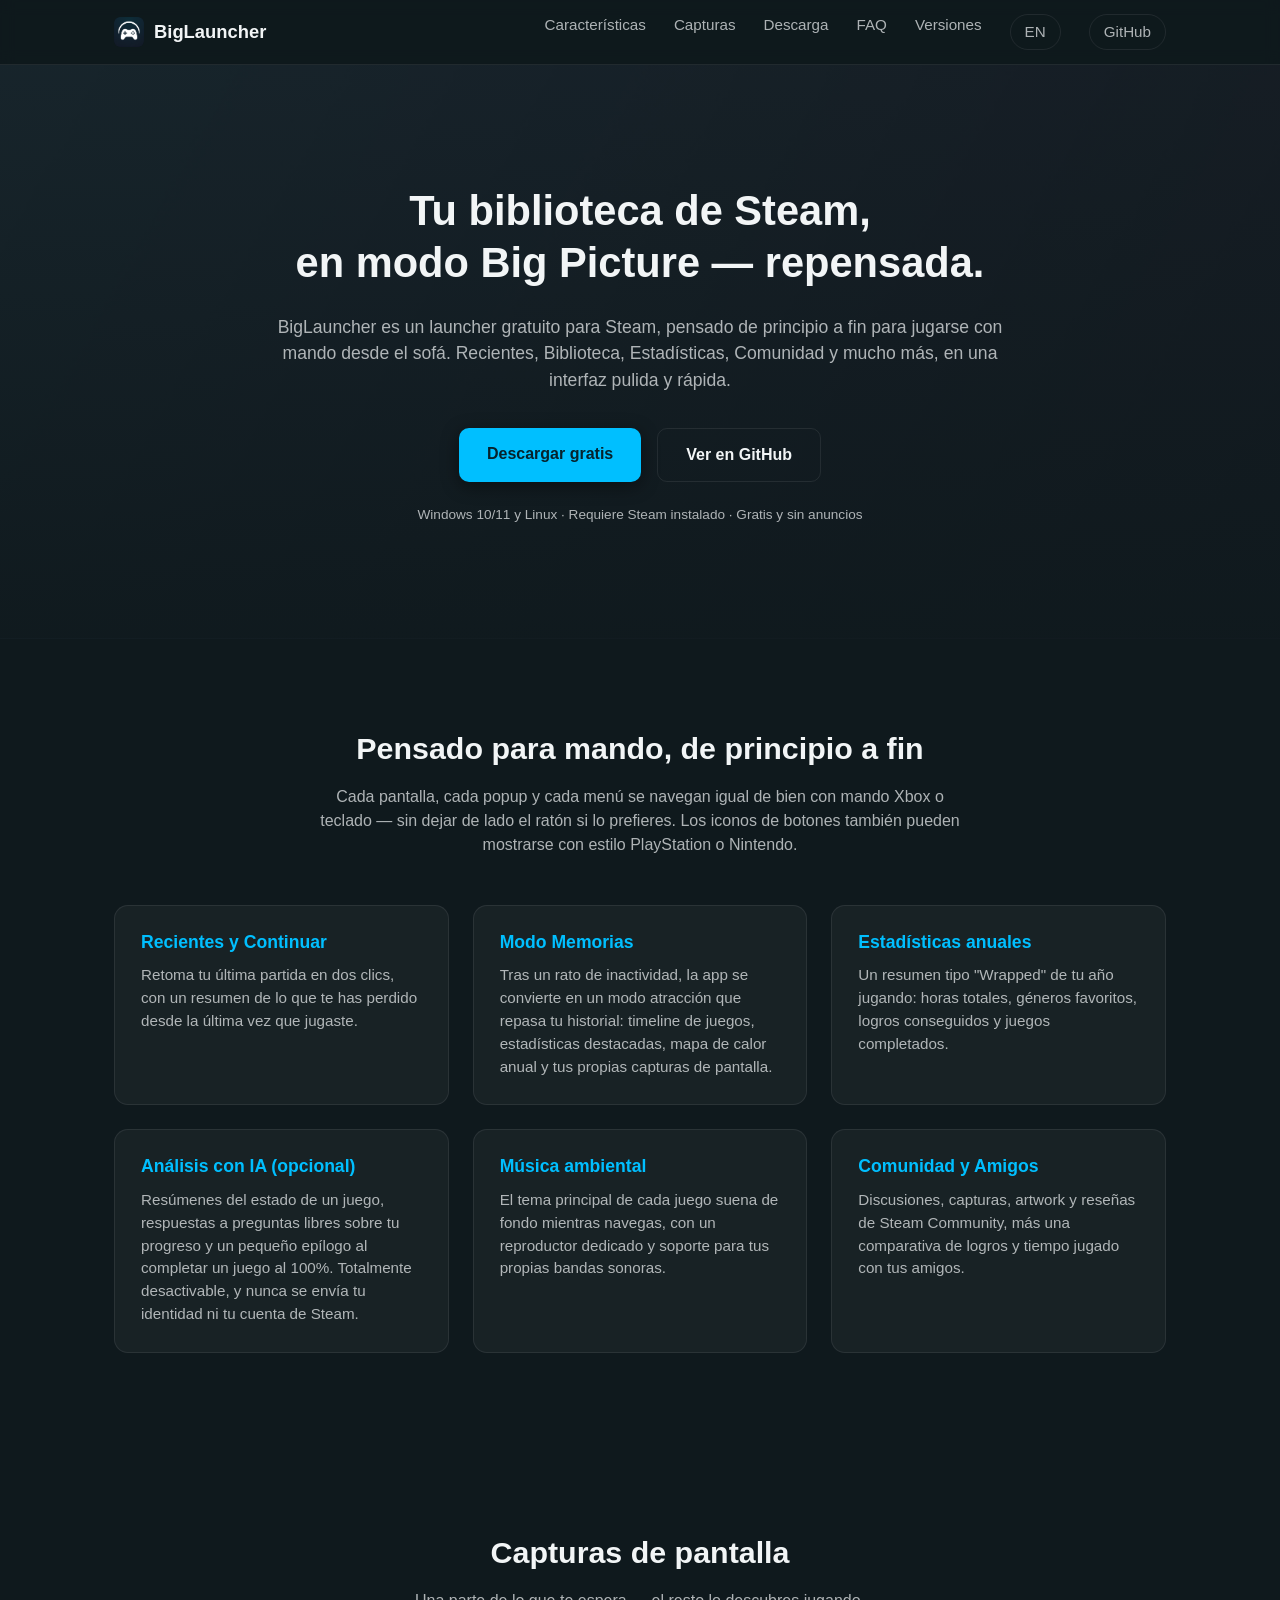
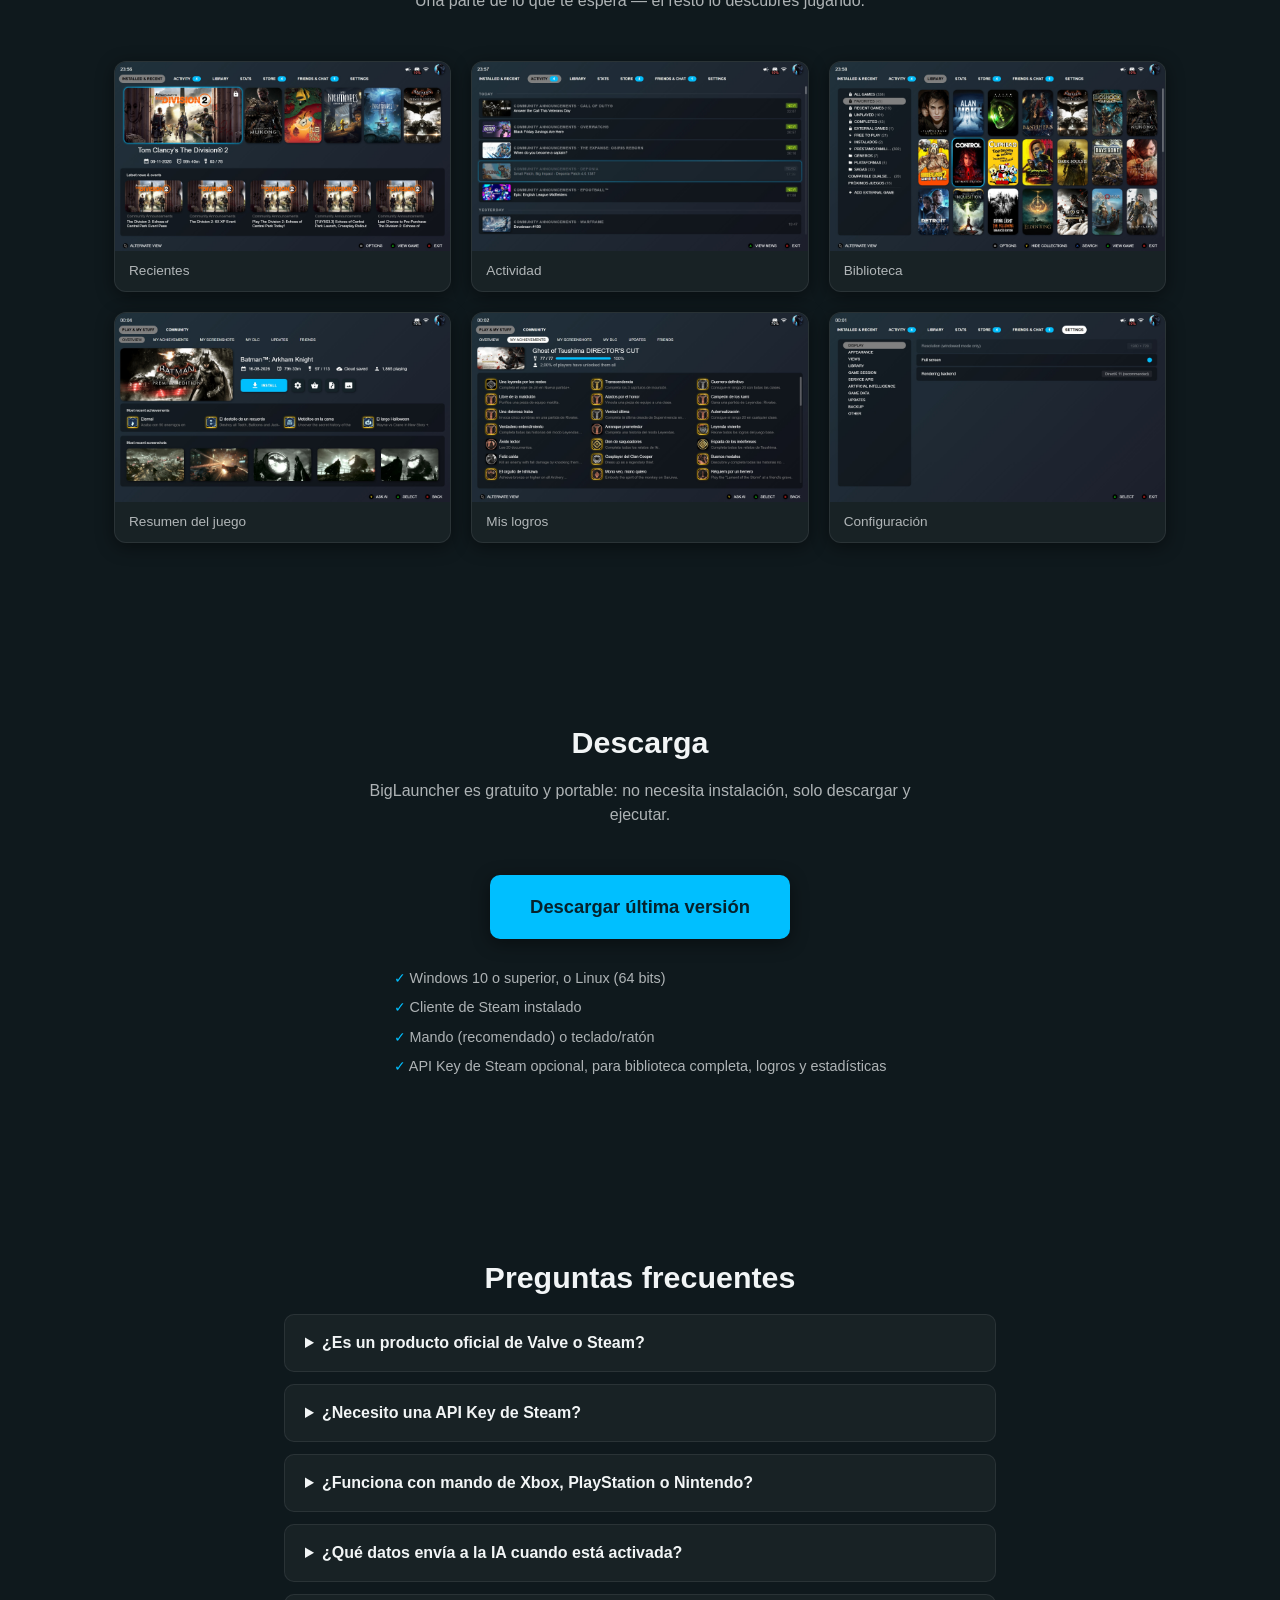
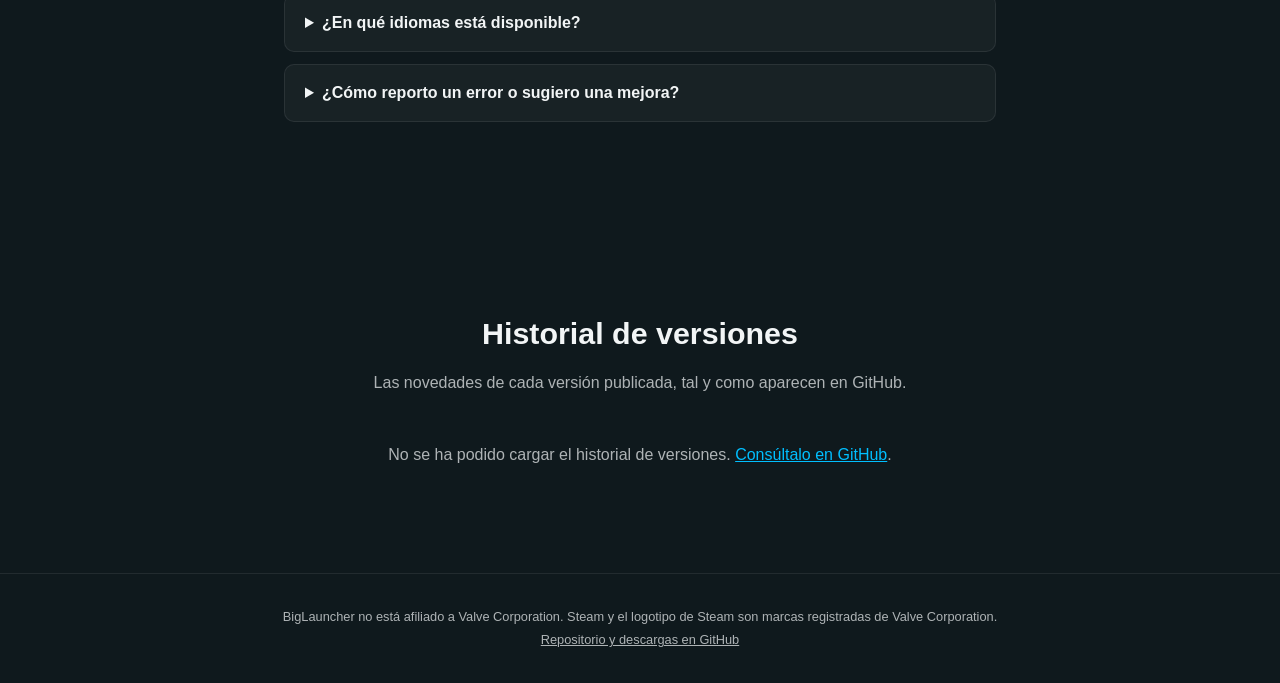
<file: index.html>
<!DOCTYPE html>
<html lang="es">
<head>
  <meta charset="UTF-8">
  <meta name="viewport" content="width=device-width, initial-scale=1.0">
  <title>BigLauncher — Tu Steam en modo Big Picture, repensado para mando</title>
  <meta name="description" content="BigLauncher es un launcher gratuito para Steam con interfaz tipo Big Picture: navegación 100% con mando, Modo Memorias, estadísticas anuales, música ambiental y análisis con IA opcional.">
  <link rel="icon" href="favicon.ico" sizes="any">
  <link rel="icon" href="img/icon.png" type="image/png">
  <link rel="stylesheet" href="css/style.css">
</head>
<body>

  <header class="cabecera">
    <div class="contenedor cabecera-interior">
      <a href="#inicio" class="marca">
        <img src="img/icon.png" alt="" class="marca-icono">
        <span>BigLauncher</span>
      </a>
      <nav class="nav-principal">
        <a href="#caracteristicas">Características</a>
        <a href="#capturas">Capturas</a>
        <a href="#descarga">Descarga</a>
        <a href="#faq">FAQ</a>
        <a href="#versiones">Versiones</a>
        <a href="en/index.html" class="nav-idioma">EN</a>
        <a href="https://github.com/santosferrari85-cloud/biglauncher-web" class="nav-github" target="_blank" rel="noopener">GitHub</a>
      </nav>
    </div>
  </header>

  <main>

    <!-- HERO -->
    <section id="inicio" class="hero">
      <div class="contenedor hero-interior">
        <h1>Tu biblioteca de Steam,<br>en modo Big Picture — repensada.</h1>
        <p class="hero-subtitulo">
          BigLauncher es un launcher gratuito para Steam, pensado de principio a fin
          para jugarse con mando desde el sofá. Recientes, Biblioteca, Estadísticas,
          Comunidad y mucho más, en una interfaz pulida y rápida.
        </p>
        <div class="hero-botones">
          <a href="#descarga" class="boton boton-primario">Descargar gratis</a>
          <a href="https://github.com/santosferrari85-cloud/biglauncher-web" class="boton boton-secundario" target="_blank" rel="noopener">Ver en GitHub</a>
        </div>
        <p class="hero-nota">Windows 10/11 y Linux · Requiere Steam instalado · Gratis y sin anuncios</p>
      </div>
    </section>

    <!-- CARACTERÍSTICAS -->
    <section id="caracteristicas" class="seccion">
      <div class="contenedor">
        <h2>Pensado para mando, de principio a fin</h2>
        <p class="seccion-intro">
          Cada pantalla, cada popup y cada menú se navegan igual de bien con mando
          Xbox o teclado — sin dejar de lado el ratón si lo prefieres. Los iconos de
          botones también pueden mostrarse con estilo PlayStation o Nintendo.
        </p>

        <div class="grid-caracteristicas">
          <article class="tarjeta-caracteristica">
            <h3>Recientes y Continuar</h3>
            <p>Retoma tu última partida en dos clics, con un resumen de lo que te has
              perdido desde la última vez que jugaste.</p>
          </article>
          <article class="tarjeta-caracteristica">
            <h3>Modo Memorias</h3>
            <p>Tras un rato de inactividad, la app se convierte en un modo atracción que
              repasa tu historial: timeline de juegos, estadísticas destacadas, mapa de
              calor anual y tus propias capturas de pantalla.</p>
          </article>
          <article class="tarjeta-caracteristica">
            <h3>Estadísticas anuales</h3>
            <p>Un resumen tipo "Wrapped" de tu año jugando: horas totales, géneros
              favoritos, logros conseguidos y juegos completados.</p>
          </article>
          <article class="tarjeta-caracteristica">
            <h3>Análisis con IA (opcional)</h3>
            <p>Resúmenes del estado de un juego, respuestas a preguntas libres sobre tu
              progreso y un pequeño epílogo al completar un juego al 100%. Totalmente
              desactivable, y nunca se envía tu identidad ni tu cuenta de Steam.</p>
          </article>
          <article class="tarjeta-caracteristica">
            <h3>Música ambiental</h3>
            <p>El tema principal de cada juego suena de fondo mientras navegas, con un
              reproductor dedicado y soporte para tus propias bandas sonoras.</p>
          </article>
          <article class="tarjeta-caracteristica">
            <h3>Comunidad y Amigos</h3>
            <p>Discusiones, capturas, artwork y reseñas de Steam Community, más una
              comparativa de logros y tiempo jugado con tus amigos.</p>
          </article>
        </div>
      </div>
    </section>

    <!-- CAPTURAS -->
    <section id="capturas" class="seccion seccion-alterna">
      <div class="contenedor">
        <h2>Capturas de pantalla</h2>
        <p class="seccion-intro">Una parte de lo que te espera — el resto lo descubres jugando.</p>

        <div class="grid-capturas">
          <figure class="captura">
            <img src="img/capturas/recientes.jpg" alt="Pantalla Recientes de BigLauncher, con la biblioteca destacada y noticias del juego seleccionado" loading="lazy">
            <figcaption>Recientes</figcaption>
          </figure>
          <figure class="captura">
            <img src="img/capturas/actividad.jpg" alt="Pantalla de Actividad con logros desbloqueados y noticias recientes" loading="lazy">
            <figcaption>Actividad</figcaption>
          </figure>
          <figure class="captura">
            <img src="img/capturas/biblioteca.jpg" alt="Biblioteca de juegos de BigLauncher en vista de rejilla con filtros y colecciones" loading="lazy">
            <figcaption>Biblioteca</figcaption>
          </figure>
          <figure class="captura">
            <img src="img/capturas/jugar_resumen.jpg" alt="Pantalla de resumen de un juego con logros y capturas recientes" loading="lazy">
            <figcaption>Resumen del juego</figcaption>
          </figure>
          <figure class="captura">
            <img src="img/capturas/jugar_logros.jpg" alt="Pestaña Mis logros con el progreso de logros de un juego" loading="lazy">
            <figcaption>Mis logros</figcaption>
          </figure>
          <figure class="captura">
            <img src="img/capturas/configuracion.jpg" alt="Pantalla de Configuración de BigLauncher" loading="lazy">
            <figcaption>Configuración</figcaption>
          </figure>
        </div>
      </div>
    </section>

    <!-- DESCARGA -->
    <section id="descarga" class="seccion">
      <div class="contenedor descarga-interior">
        <h2>Descarga</h2>
        <p class="seccion-intro">
          BigLauncher es gratuito y portable: no necesita instalación, solo descargar
          y ejecutar.
        </p>

        <a href="https://github.com/santosferrari85-cloud/biglauncher-web/releases" class="boton boton-primario boton-grande" target="_blank" rel="noopener">
          Descargar última versión
        </a>

        <ul class="descarga-requisitos">
          <li>Windows 10 o superior, o Linux (64 bits)</li>
          <li>Cliente de Steam instalado</li>
          <li>Mando (recomendado) o teclado/ratón</li>
          <li>API Key de Steam opcional, para biblioteca completa, logros y estadísticas</li>
        </ul>
      </div>
    </section>

    <!-- FAQ -->
    <section id="faq" class="seccion seccion-alterna">
      <div class="contenedor contenedor-estrecho">
        <h2>Preguntas frecuentes</h2>

        <details class="faq-item">
          <summary>¿Es un producto oficial de Valve o Steam?</summary>
          <p>No. BigLauncher es un proyecto independiente, sin ánimo de lucro y no
            afiliado a Valve Corporation. "Steam" es una marca registrada de Valve.</p>
        </details>

        <details class="faq-item">
          <summary>¿Necesito una API Key de Steam?</summary>
          <p>No es obligatoria. Sin ella, BigLauncher sigue mostrando tus juegos
            instalados y funciona con normalidad, pero algunas funciones (biblioteca
            completa, logros, estadísticas, amigos) necesitan una API Key gratuita que
            se obtiene desde tu cuenta de Steam y se introduce en Configuración. Si no
            sabes dónde encontrarla, el propio menú de Configuración tiene un acceso
            directo para conseguirla.</p>
        </details>

        <details class="faq-item">
          <summary>¿Funciona con mando de Xbox, PlayStation o Nintendo?</summary>
          <p>El mando de Xbox está confirmado y probado. Para PlayStation y Nintendo,
            BigLauncher puede mostrar los iconos de botones con ese estilo desde
            Configuración, pero no está garantizado que el mando en sí funcione
            correctamente — depende de si el sistema lo reconoce como un mando estándar.
            El teclado funciona siempre.</p>
        </details>

        <details class="faq-item">
          <summary>¿Qué datos envía a la IA cuando está activada?</summary>
          <p>Solo información sobre el propio juego (nombre, géneros, tiempo jugado,
            logros, noticias). Nunca se envía tu nombre de usuario, tu Steam ID ni tu
            API Key. La función es opcional y está desactivada por defecto.</p>
        </details>

        <details class="faq-item">
          <summary>¿En qué idiomas está disponible?</summary>
          <p>Español, inglés, francés y alemán.</p>
        </details>

        <details class="faq-item">
          <summary>¿Cómo reporto un error o sugiero una mejora?</summary>
          <p>A través de los <a href="https://github.com/santosferrari85-cloud/biglauncher-web/issues" target="_blank" rel="noopener">Issues del repositorio en GitHub</a>.</p>
        </details>
      </div>
    </section>

    <!-- HISTORIAL DE VERSIONES -->
    <section id="versiones" class="seccion">
      <div class="contenedor contenedor-estrecho">
        <h2>Historial de versiones</h2>
        <p class="seccion-intro">Las novedades de cada versión publicada, tal y como aparecen en GitHub.</p>
        <div id="historial" class="historial" data-idioma="es" aria-live="polite">
          <p class="historial-estado">Cargando versiones…</p>
        </div>
      </div>
    </section>

  </main>

  <footer class="pie">
    <div class="contenedor pie-interior">
      <p>BigLauncher no está afiliado a Valve Corporation. Steam y el logotipo de
        Steam son marcas registradas de Valve Corporation.</p>
      <p><a href="https://github.com/santosferrari85-cloud/biglauncher-web" target="_blank" rel="noopener">Repositorio y descargas en GitHub</a></p>
    </div>
  </footer>

  <script src="js/historial.js" defer></script>
</body>
</html>
</file>
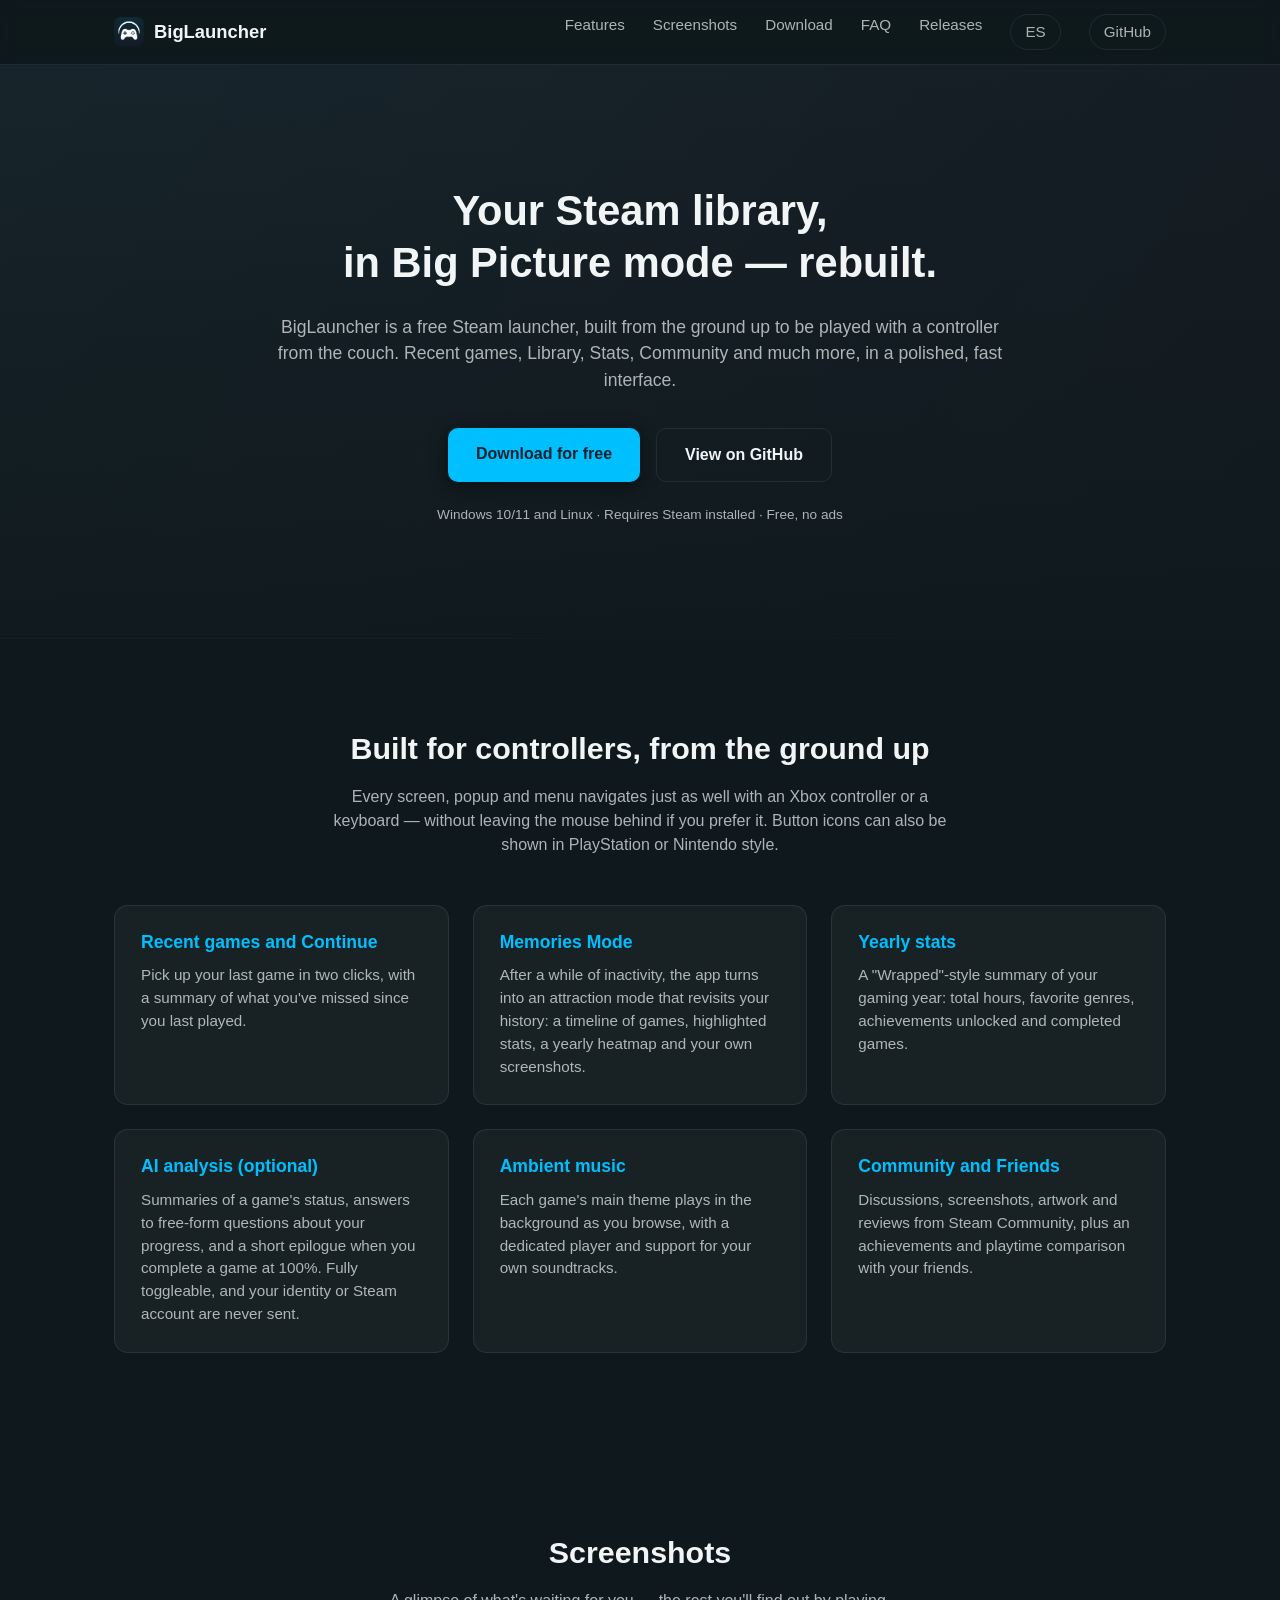
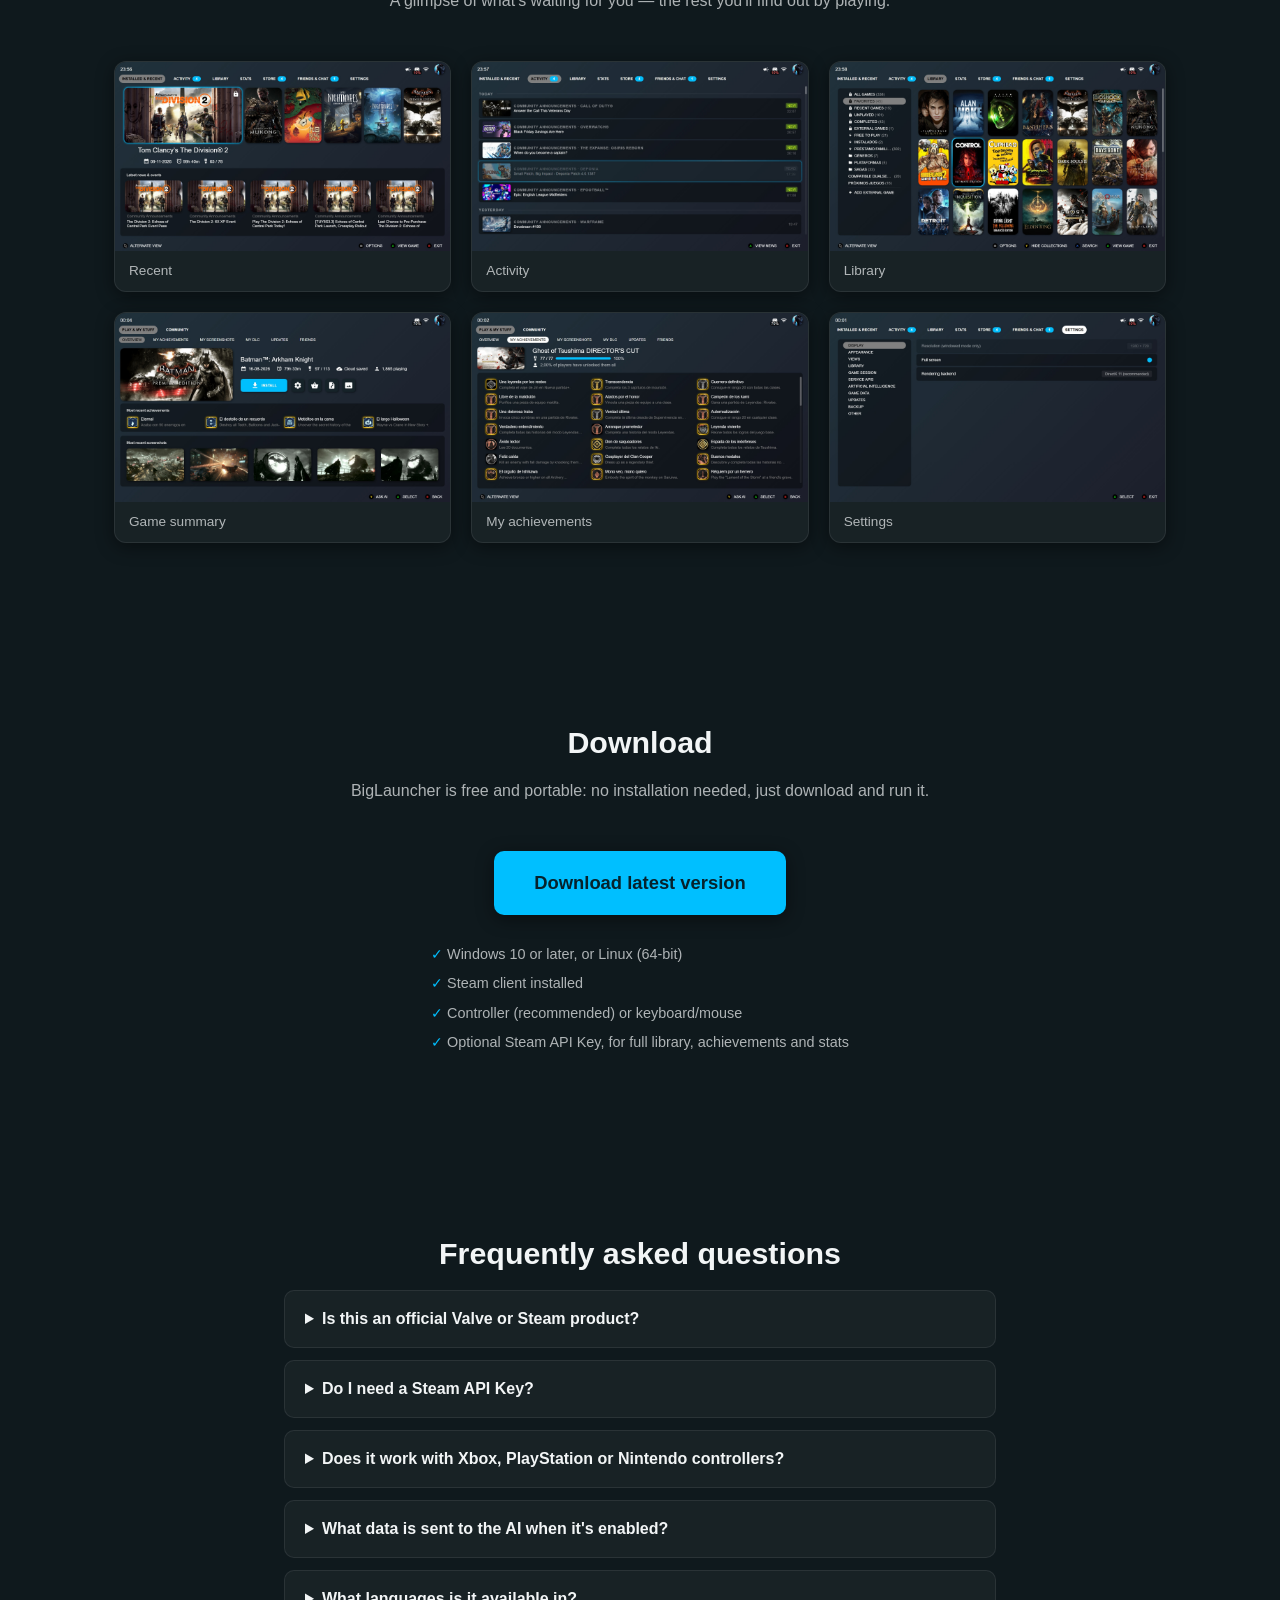
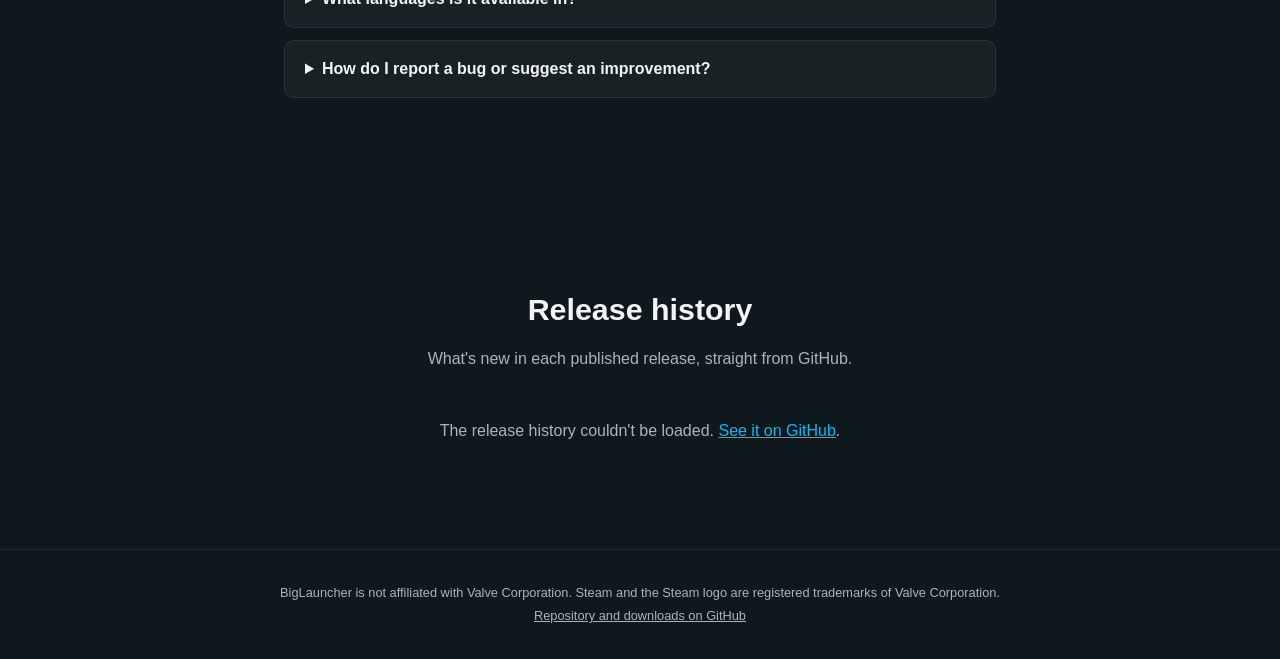
<file: en/index.html>
<!DOCTYPE html>
<html lang="en">
<head>
  <meta charset="UTF-8">
  <meta name="viewport" content="width=device-width, initial-scale=1.0">
  <title>BigLauncher — Your Steam library in Big Picture mode, rebuilt for controllers</title>
  <meta name="description" content="BigLauncher is a free Steam launcher with a Big Picture-style interface: full controller navigation, Memories Mode, yearly stats, ambient music and optional AI analysis.">
  <link rel="icon" href="../favicon.ico" sizes="any">
  <link rel="icon" href="../img/icon.png" type="image/png">
  <link rel="stylesheet" href="../css/style.css">
</head>
<body>

  <header class="cabecera">
    <div class="contenedor cabecera-interior">
      <a href="#inicio" class="marca">
        <img src="../img/icon.png" alt="" class="marca-icono">
        <span>BigLauncher</span>
      </a>
      <nav class="nav-principal">
        <a href="#caracteristicas">Features</a>
        <a href="#capturas">Screenshots</a>
        <a href="#descarga">Download</a>
        <a href="#faq">FAQ</a>
        <a href="#versiones">Releases</a>
        <a href="../index.html" class="nav-idioma">ES</a>
        <a href="https://github.com/santosferrari85-cloud/biglauncher-web" class="nav-github" target="_blank" rel="noopener">GitHub</a>
      </nav>
    </div>
  </header>

  <main>

    <!-- HERO -->
    <section id="inicio" class="hero">
      <div class="contenedor hero-interior">
        <h1>Your Steam library,<br>in Big Picture mode — rebuilt.</h1>
        <p class="hero-subtitulo">
          BigLauncher is a free Steam launcher, built from the ground up to be
          played with a controller from the couch. Recent games, Library, Stats,
          Community and much more, in a polished, fast interface.
        </p>
        <div class="hero-botones">
          <a href="#descarga" class="boton boton-primario">Download for free</a>
          <a href="https://github.com/santosferrari85-cloud/biglauncher-web" class="boton boton-secundario" target="_blank" rel="noopener">View on GitHub</a>
        </div>
        <p class="hero-nota">Windows 10/11 and Linux · Requires Steam installed · Free, no ads</p>
      </div>
    </section>

    <!-- FEATURES -->
    <section id="caracteristicas" class="seccion">
      <div class="contenedor">
        <h2>Built for controllers, from the ground up</h2>
        <p class="seccion-intro">
          Every screen, popup and menu navigates just as well with an Xbox
          controller or a keyboard — without leaving the mouse behind if you
          prefer it. Button icons can also be shown in PlayStation or Nintendo
          style.
        </p>

        <div class="grid-caracteristicas">
          <article class="tarjeta-caracteristica">
            <h3>Recent games and Continue</h3>
            <p>Pick up your last game in two clicks, with a summary of what
              you've missed since you last played.</p>
          </article>
          <article class="tarjeta-caracteristica">
            <h3>Memories Mode</h3>
            <p>After a while of inactivity, the app turns into an attraction
              mode that revisits your history: a timeline of games, highlighted
              stats, a yearly heatmap and your own screenshots.</p>
          </article>
          <article class="tarjeta-caracteristica">
            <h3>Yearly stats</h3>
            <p>A "Wrapped"-style summary of your gaming year: total hours,
              favorite genres, achievements unlocked and completed games.</p>
          </article>
          <article class="tarjeta-caracteristica">
            <h3>AI analysis (optional)</h3>
            <p>Summaries of a game's status, answers to free-form questions
              about your progress, and a short epilogue when you complete a
              game at 100%. Fully toggleable, and your identity or Steam
              account are never sent.</p>
          </article>
          <article class="tarjeta-caracteristica">
            <h3>Ambient music</h3>
            <p>Each game's main theme plays in the background as you browse,
              with a dedicated player and support for your own soundtracks.</p>
          </article>
          <article class="tarjeta-caracteristica">
            <h3>Community and Friends</h3>
            <p>Discussions, screenshots, artwork and reviews from Steam
              Community, plus an achievements and playtime comparison with
              your friends.</p>
          </article>
        </div>
      </div>
    </section>

    <!-- SCREENSHOTS -->
    <section id="capturas" class="seccion seccion-alterna">
      <div class="contenedor">
        <h2>Screenshots</h2>
        <p class="seccion-intro">A glimpse of what's waiting for you — the rest you'll find out by playing.</p>

        <div class="grid-capturas">
          <figure class="captura">
            <img src="../img/capturas/recientes.jpg" alt="BigLauncher's Recent screen, with the highlighted library and news for the selected game" loading="lazy">
            <figcaption>Recent</figcaption>
          </figure>
          <figure class="captura">
            <img src="../img/capturas/actividad.jpg" alt="Activity screen with unlocked achievements and recent news" loading="lazy">
            <figcaption>Activity</figcaption>
          </figure>
          <figure class="captura">
            <img src="../img/capturas/biblioteca.jpg" alt="BigLauncher's game library in grid view with filters and collections" loading="lazy">
            <figcaption>Library</figcaption>
          </figure>
          <figure class="captura">
            <img src="../img/capturas/jugar_resumen.jpg" alt="Game summary screen with achievements and recent screenshots" loading="lazy">
            <figcaption>Game summary</figcaption>
          </figure>
          <figure class="captura">
            <img src="../img/capturas/jugar_logros.jpg" alt="My Achievements tab with a game's achievement progress" loading="lazy">
            <figcaption>My achievements</figcaption>
          </figure>
          <figure class="captura">
            <img src="../img/capturas/configuracion.jpg" alt="BigLauncher's Settings screen" loading="lazy">
            <figcaption>Settings</figcaption>
          </figure>
        </div>
      </div>
    </section>

    <!-- DOWNLOAD -->
    <section id="descarga" class="seccion">
      <div class="contenedor descarga-interior">
        <h2>Download</h2>
        <p class="seccion-intro">
          BigLauncher is free and portable: no installation needed, just download
          and run it.
        </p>

        <a href="https://github.com/santosferrari85-cloud/biglauncher-web/releases" class="boton boton-primario boton-grande" target="_blank" rel="noopener">
          Download latest version
        </a>

        <ul class="descarga-requisitos">
          <li>Windows 10 or later, or Linux (64-bit)</li>
          <li>Steam client installed</li>
          <li>Controller (recommended) or keyboard/mouse</li>
          <li>Optional Steam API Key, for full library, achievements and stats</li>
        </ul>
      </div>
    </section>

    <!-- FAQ -->
    <section id="faq" class="seccion seccion-alterna">
      <div class="contenedor contenedor-estrecho">
        <h2>Frequently asked questions</h2>

        <details class="faq-item">
          <summary>Is this an official Valve or Steam product?</summary>
          <p>No. BigLauncher is an independent, non-profit project, not
            affiliated with Valve Corporation. "Steam" is a registered
            trademark of Valve.</p>
        </details>

        <details class="faq-item">
          <summary>Do I need a Steam API Key?</summary>
          <p>It's not required. Without one, BigLauncher still shows your
            installed games and works normally, but some features (full
            library, achievements, stats, friends) need a free API Key that
            you get from your Steam account and enter in Settings. If you're
            not sure where to find it, the Settings menu itself has a
            shortcut to get one.</p>
        </details>

        <details class="faq-item">
          <summary>Does it work with Xbox, PlayStation or Nintendo controllers?</summary>
          <p>The Xbox controller is confirmed and tested. For PlayStation and
            Nintendo, BigLauncher can display button icons in that style from
            Settings, but it isn't guaranteed that the controller itself will
            work correctly — it depends on whether your system recognizes it as a
            standard gamepad. Keyboard always works.</p>
        </details>

        <details class="faq-item">
          <summary>What data is sent to the AI when it's enabled?</summary>
          <p>Only information about the game itself (name, genres, playtime,
            achievements, news). Your username, Steam ID and API Key are
            never sent. The feature is optional and disabled by default.</p>
        </details>

        <details class="faq-item">
          <summary>What languages is it available in?</summary>
          <p>Spanish, English, French and German.</p>
        </details>

        <details class="faq-item">
          <summary>How do I report a bug or suggest an improvement?</summary>
          <p>Through the <a href="https://github.com/santosferrari85-cloud/biglauncher-web/issues" target="_blank" rel="noopener">repository's Issues on GitHub</a>.</p>
        </details>
      </div>
    </section>

    <!-- RELEASE HISTORY -->
    <section id="versiones" class="seccion">
      <div class="contenedor contenedor-estrecho">
        <h2>Release history</h2>
        <p class="seccion-intro">What's new in each published release, straight from GitHub.</p>
        <div id="historial" class="historial" data-idioma="en" aria-live="polite">
          <p class="historial-estado">Loading releases…</p>
        </div>
      </div>
    </section>

  </main>

  <footer class="pie">
    <div class="contenedor pie-interior">
      <p>BigLauncher is not affiliated with Valve Corporation. Steam and the
        Steam logo are registered trademarks of Valve Corporation.</p>
      <p><a href="https://github.com/santosferrari85-cloud/biglauncher-web" target="_blank" rel="noopener">Repository and downloads on GitHub</a></p>
    </div>
  </footer>

  <script src="../js/historial.js" defer></script>
</body>
</html>
</file>
<file: css/style.css>
:root {
  --foco: #00bfff;
  --fondo: #0f191d;
  --superficie: rgba(22, 35, 40, 1);
  --superficie-alterna: rgba(15, 25, 29, 1);
  --panel: rgba(255, 255, 255, 0.04);
  --borde: rgba(255, 255, 255, 0.08);
  --texto: #f2f5f6;
  --texto-tenue: rgba(242, 245, 246, 0.7);
  --sombra: 0 4px 18px rgba(0, 0, 0, 0.45);
}

* {
  box-sizing: border-box;
}

html {
  scroll-behavior: smooth;
}

body {
  margin: 0;
  font-family: 'Segoe UI', Arial, sans-serif;
  background-color: var(--fondo);
  color: var(--texto);
  line-height: 1.5;
}

a {
  color: inherit;
}

h1, h2, h3 {
  line-height: 1.25;
  margin: 0 0 0.6em;
}

.contenedor {
  max-width: 1100px;
  margin: 0 auto;
  padding: 0 24px;
}

.contenedor-estrecho {
  max-width: 760px;
}

/* Cabecera */

.cabecera {
  position: sticky;
  top: 0;
  z-index: 10;
  background: rgba(15, 25, 29, 0.92);
  backdrop-filter: blur(8px);
  border-bottom: 1px solid var(--borde);
}

.cabecera-interior {
  display: flex;
  align-items: center;
  justify-content: space-between;
  height: 64px;
}

.marca {
  display: flex;
  align-items: center;
  gap: 10px;
  text-decoration: none;
  font-weight: 700;
  font-size: 1.15rem;
  color: var(--texto);
}

.marca-icono {
  width: 30px;
  height: 30px;
  border-radius: 6px;
}

.nav-principal {
  display: flex;
  gap: 28px;
}

.nav-principal a {
  text-decoration: none;
  color: var(--texto-tenue);
  font-size: 0.95rem;
  transition: color 0.15s;
}

.nav-principal a:hover {
  color: var(--foco);
}

.nav-github,
.nav-idioma {
  border: 1px solid var(--borde);
  padding: 6px 14px;
  border-radius: 20px;
}

/* Hero */

.hero {
  background-image: linear-gradient(180deg, rgba(15, 25, 29, 0.55) 0%, rgba(15, 25, 29, 0.95) 100%), url("../img/background.jpg");
  background-size: cover;
  background-position: center;
  padding: 120px 0 100px;
  text-align: center;
}

.hero-interior {
  max-width: 780px;
}

.hero h1 {
  font-size: 2.6rem;
  font-weight: 800;
}

.hero-subtitulo {
  font-size: 1.1rem;
  color: var(--texto-tenue);
  margin-bottom: 2em;
}

.hero-botones {
  display: flex;
  gap: 16px;
  justify-content: center;
  flex-wrap: wrap;
  margin-bottom: 1.4em;
}

.hero-nota {
  color: var(--texto-tenue);
  font-size: 0.85rem;
}

/* Botones */

.boton {
  display: inline-block;
  padding: 14px 28px;
  border-radius: 10px;
  text-decoration: none;
  font-weight: 600;
  font-size: 1rem;
  transition: transform 0.15s, background-color 0.15s;
}

.boton:hover {
  transform: translateY(-2px);
}

.boton-primario {
  background-color: var(--foco);
  color: #06222c;
  box-shadow: var(--sombra);
}

.boton-primario:hover {
  background-color: #33cdff;
}

.boton-secundario {
  background-color: transparent;
  color: var(--texto);
  border: 1px solid var(--borde);
}

.boton-secundario:hover {
  border-color: var(--foco);
  color: var(--foco);
}

.boton-grande {
  font-size: 1.15rem;
  padding: 18px 40px;
}

/* Secciones */

.seccion {
  padding: 90px 0;
}

.seccion-alterna {
  background-color: var(--superficie-alterna);
}

.seccion h2 {
  font-size: 1.9rem;
  text-align: center;
}

.seccion-intro {
  text-align: center;
  color: var(--texto-tenue);
  max-width: 640px;
  margin: 0 auto 3em;
}

/* Características */

.grid-caracteristicas {
  display: grid;
  grid-template-columns: repeat(auto-fit, minmax(280px, 1fr));
  gap: 24px;
}

.tarjeta-caracteristica {
  background-color: var(--panel);
  border: 1px solid var(--borde);
  border-radius: 14px;
  padding: 26px;
}

.tarjeta-caracteristica h3 {
  font-size: 1.1rem;
  color: var(--foco);
}

.tarjeta-caracteristica p {
  color: var(--texto-tenue);
  margin: 0;
  font-size: 0.95rem;
}

/* Capturas */

.grid-capturas {
  display: grid;
  grid-template-columns: repeat(auto-fit, minmax(280px, 1fr));
  gap: 20px;
}

.captura {
  margin: 0;
  border-radius: 12px;
  overflow: hidden;
  border: 1px solid var(--borde);
  background-color: var(--panel);
  box-shadow: var(--sombra);
}

.captura img {
  display: block;
  width: 100%;
  aspect-ratio: 16 / 9;
  object-fit: cover;
  object-position: top;
}

.captura figcaption {
  padding: 10px 14px;
  font-size: 0.85rem;
  color: var(--texto-tenue);
}

/* Descarga */

.descarga-interior {
  text-align: center;
  max-width: 640px;
}

.descarga-requisitos {
  list-style: none;
  padding: 0;
  margin: 2em 0 0;
  display: inline-flex;
  flex-direction: column;
  gap: 8px;
  text-align: left;
  color: var(--texto-tenue);
  font-size: 0.9rem;
}

.descarga-requisitos li::before {
  content: "✓ ";
  color: var(--foco);
}

/* FAQ */

.faq-item {
  background-color: var(--panel);
  border: 1px solid var(--borde);
  border-radius: 10px;
  padding: 16px 20px;
  margin-bottom: 12px;
}

.faq-item summary {
  cursor: pointer;
  font-weight: 600;
}

.faq-item p {
  color: var(--texto-tenue);
  margin: 12px 0 0;
  font-size: 0.95rem;
}

/* Historial de versiones */

.historial-estado {
  text-align: center;
  color: var(--texto-tenue);
}

.historial-estado a {
  color: var(--foco);
}

.historial-version {
  background-color: var(--panel);
  border: 1px solid var(--borde);
  border-radius: 10px;
  padding: 16px 20px;
  margin-bottom: 12px;
}

.historial-version summary {
  cursor: pointer;
  display: flex;
  align-items: center;
  flex-wrap: wrap;
  gap: 6px 12px;
}

.historial-nombre {
  font-weight: 700;
  font-size: 1.05rem;
}

.historial-actual {
  background-color: var(--foco);
  color: #06222c;
  font-size: 0.75rem;
  font-weight: 700;
  padding: 2px 10px;
  border-radius: 20px;
}

.historial-cuerpo {
  color: var(--texto-tenue);
  font-size: 0.95rem;
  margin-top: 12px;
}

.historial-cuerpo ul {
  margin: 0;
  padding-left: 1.2em;
}

.historial-cuerpo li {
  margin-bottom: 6px;
}

.historial-cuerpo h4 {
  color: var(--texto);
  margin: 1em 0 0.4em;
}

.historial-cuerpo p {
  margin: 0 0 0.6em;
}

.historial-cuerpo code {
  background-color: var(--borde);
  padding: 1px 5px;
  border-radius: 4px;
}

.historial-enlaces {
  display: flex;
  flex-wrap: wrap;
  align-items: center;
  gap: 8px 16px;
  margin-top: 14px;
  padding-top: 12px;
  border-top: 1px solid var(--borde);
  font-size: 0.85rem;
}

.historial-enlaces a {
  color: var(--foco);
}

.historial-github {
  margin-left: auto;
}

/* Pie */

.pie {
  border-top: 1px solid var(--borde);
  padding: 30px 0;
}

.pie-interior {
  text-align: center;
  color: var(--texto-tenue);
  font-size: 0.8rem;
}

.pie-interior p {
  margin: 0.3em 0;
}

@media (max-width: 960px) {
  .nav-principal {
    gap: 16px;
  }
}

@media (max-width: 640px) {
  .nav-principal {
    display: none;
  }
  .hero h1 {
    font-size: 2rem;
  }
}
</file>
